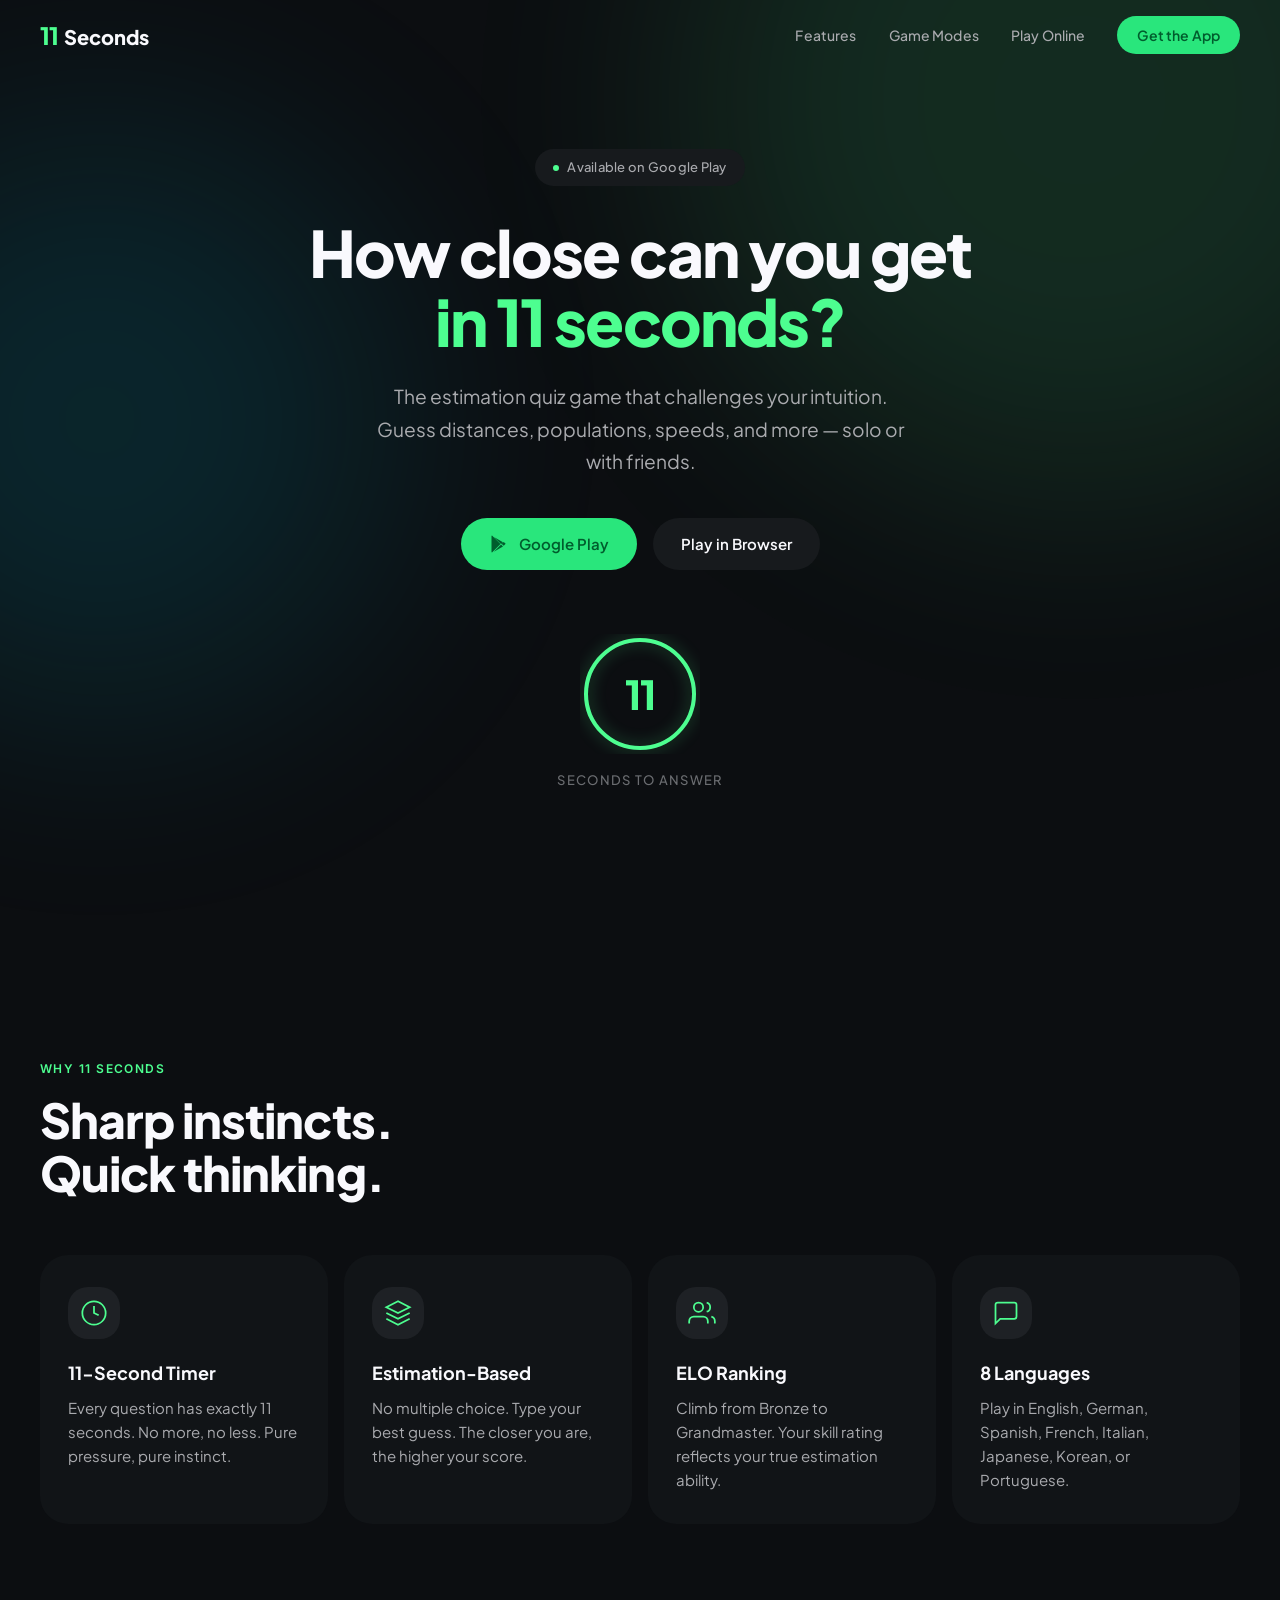
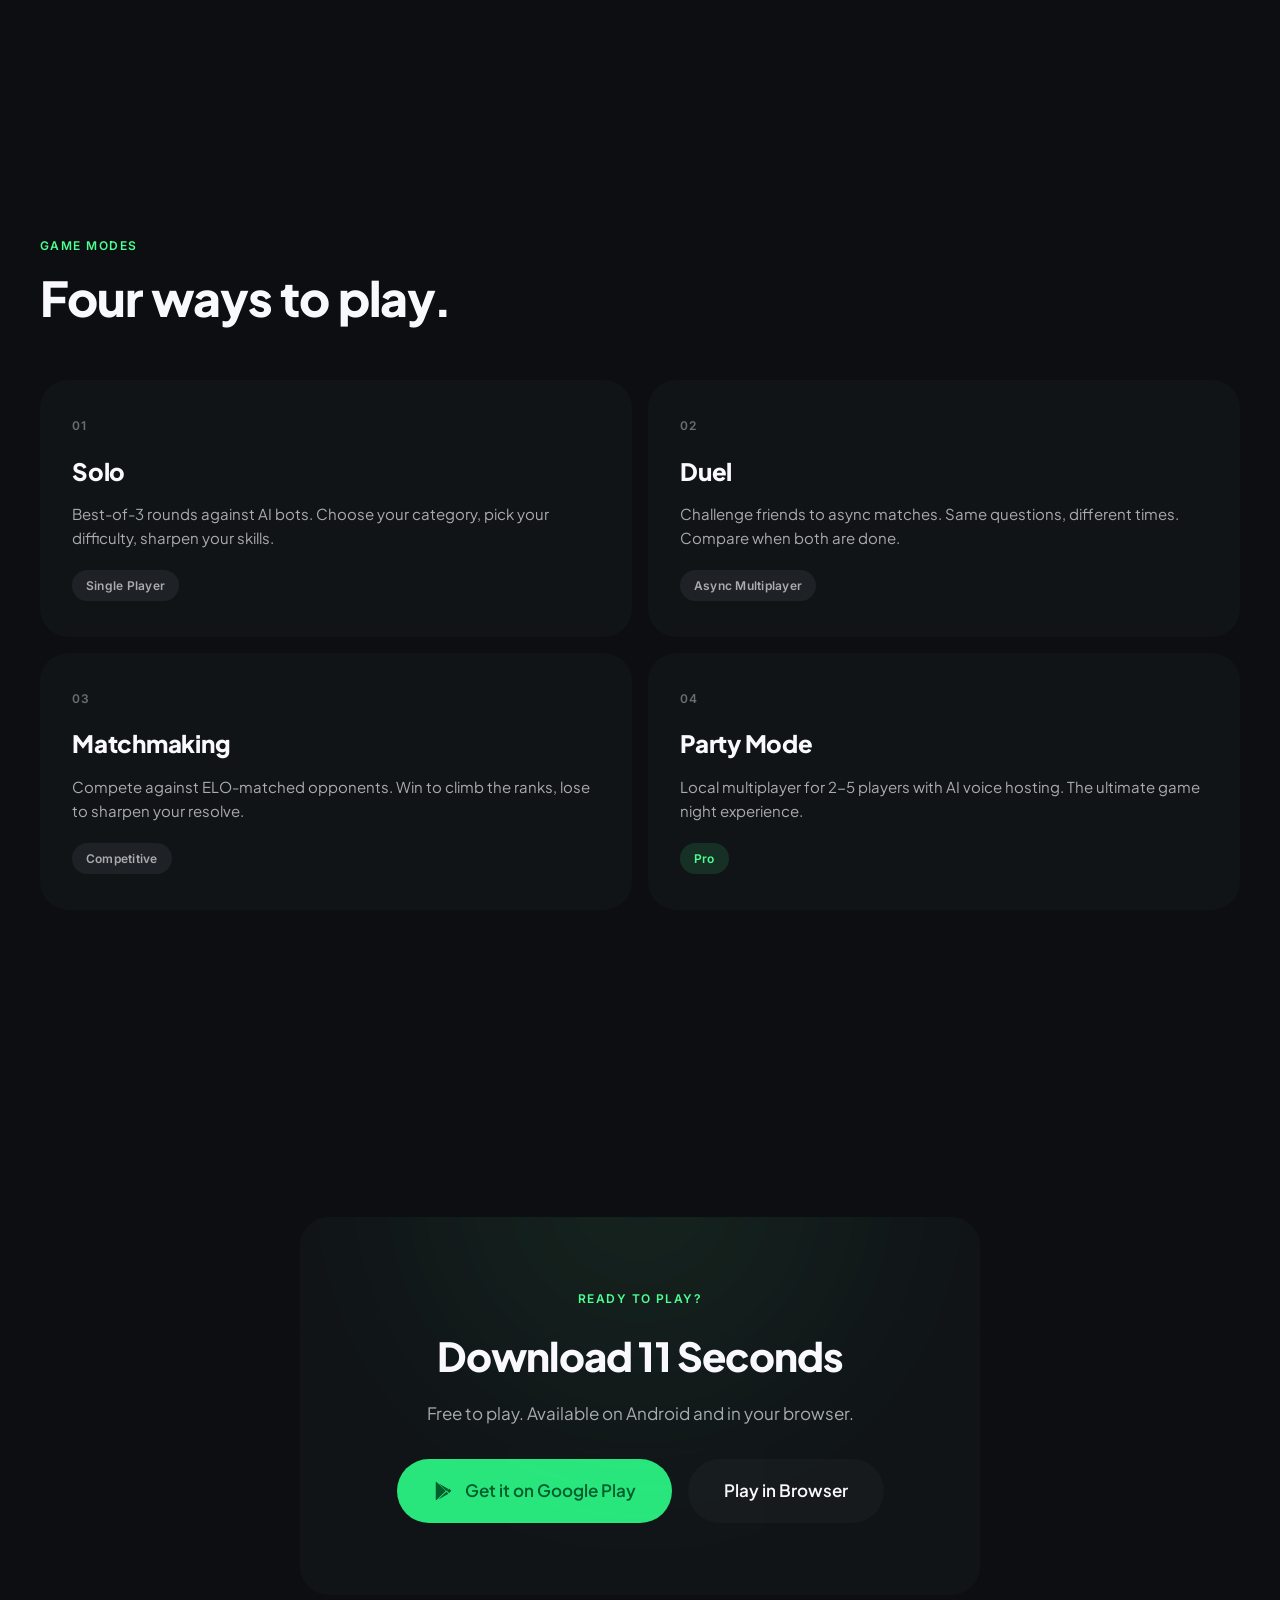
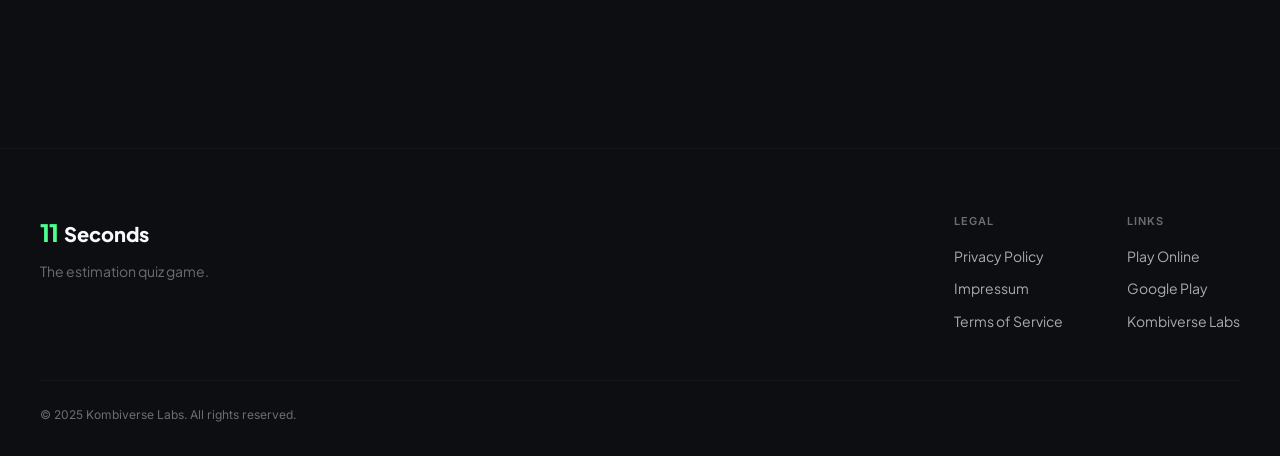
<file: index.html>
<!DOCTYPE html>
<html lang="en">
<head>
  <meta charset="UTF-8">
  <meta name="viewport" content="width=device-width, initial-scale=1.0">
  <title>11 Seconds — The Estimation Quiz Game</title>
  <meta name="description" content="How close can you get in 11 seconds? Test your estimation skills in Solo, Duel, Matchmaking, and Party Mode. Available on Google Play.">
  <meta name="theme-color" content="#0C0E11">

  <!-- Open Graph -->
  <meta property="og:title" content="11 Seconds — The Estimation Quiz Game">
  <meta property="og:description" content="How close can you get in 11 seconds? Test your estimation skills across multiple game modes.">
  <meta property="og:type" content="website">
  <meta property="og:url" content="https://11seconds.de">
  <meta property="og:image" content="/og-image.png">

  <!-- Fonts -->
  <link rel="preconnect" href="https://fonts.googleapis.com">
  <link rel="preconnect" href="https://fonts.gstatic.com" crossorigin>
  <link href="https://fonts.googleapis.com/css2?family=Plus+Jakarta+Sans:ital,wght@0,300;0,400;0,500;0,600;0,700;0,800&family=Inter:wght@400;500;600&display=swap" rel="stylesheet">

  <link rel="stylesheet" href="/styles.css">
  <link rel="icon" href="/favicon.svg" type="image/svg+xml">
</head>
<body>
  <!-- Ambient glow effects -->
  <div class="ambient-glow ambient-glow--hero"></div>
  <div class="ambient-glow ambient-glow--mid"></div>

  <!-- Navigation -->
  <nav class="nav" id="nav">
    <div class="nav__inner">
      <a href="/" class="nav__logo">
        <span class="nav__logo-icon">11</span>
        <span class="nav__logo-text">Seconds</span>
      </a>
      <div class="nav__links">
        <a href="#features" class="nav__link">Features</a>
        <a href="#modes" class="nav__link">Game Modes</a>
        <a href="https://app.11seconds.de" class="nav__link" target="_blank" rel="noopener">Play Online</a>
        <a href="#download" class="nav__link nav__link--cta">Get the App</a>
      </div>
    </div>
  </nav>

  <!-- Hero -->
  <section class="hero">
    <div class="hero__content">
      <div class="hero__badge" data-animate="fade-up">
        <span class="hero__badge-dot"></span>
        Available on Google Play
      </div>
      <h1 class="hero__title" data-animate="fade-up" data-delay="100">
        How close can you get<br>
        <span class="hero__title-accent">in 11 seconds?</span>
      </h1>
      <p class="hero__subtitle" data-animate="fade-up" data-delay="200">
        The estimation quiz game that challenges your intuition.
        Guess distances, populations, speeds, and more &mdash;
        solo or with friends.
      </p>
      <div class="hero__actions" data-animate="fade-up" data-delay="300">
        <a href="https://play.google.com/store/apps/details?id=com.elevenseconds.eleven_seconds" class="btn btn--primary" target="_blank" rel="noopener">
          <svg class="btn__icon" viewBox="0 0 24 24" fill="currentColor" width="20" height="20"><path d="M3.609 1.814L13.792 12 3.61 22.186a.996.996 0 01-.61-.92V2.734a1 1 0 01.609-.92zm10.89 10.893l2.302 2.302-10.937 6.333 8.635-8.635zm3.199-3.199l2.302 2.302-2.302 2.302-2.593-2.302 2.593-2.302zM5.864 3.469L16.8 9.8l-2.302 2.302-8.634-8.633z"/></svg>
          Google Play
        </a>
        <a href="https://app.11seconds.de" class="btn btn--ghost" target="_blank" rel="noopener">
          Play in Browser
        </a>
      </div>
      <!-- Timer visualization -->
      <div class="hero__timer" data-animate="fade-up" data-delay="400">
        <div class="hero__timer-ring">
          <svg viewBox="0 0 120 120" class="hero__timer-svg">
            <circle cx="60" cy="60" r="54" class="hero__timer-track"/>
            <circle cx="60" cy="60" r="54" class="hero__timer-progress"/>
          </svg>
          <span class="hero__timer-value">11</span>
        </div>
        <div class="hero__timer-label">seconds to answer</div>
      </div>
    </div>
  </section>

  <!-- Features -->
  <section class="features" id="features">
    <div class="features__inner">
      <div class="section-header" data-animate="fade-up">
        <span class="section-tag">Why 11 Seconds</span>
        <h2 class="section-title">Sharp instincts.<br>Quick thinking.</h2>
      </div>
      <div class="features__grid">
        <div class="feature-card" data-animate="fade-up" data-delay="0">
          <div class="feature-card__icon">
            <svg viewBox="0 0 24 24" fill="none" stroke="currentColor" stroke-width="1.5" width="28" height="28"><circle cx="12" cy="12" r="10"/><polyline points="12 6 12 12 16 14"/></svg>
          </div>
          <h3 class="feature-card__title">11-Second Timer</h3>
          <p class="feature-card__desc">Every question has exactly 11 seconds. No more, no less. Pure pressure, pure instinct.</p>
        </div>
        <div class="feature-card" data-animate="fade-up" data-delay="80">
          <div class="feature-card__icon">
            <svg viewBox="0 0 24 24" fill="none" stroke="currentColor" stroke-width="1.5" width="28" height="28"><path d="M12 2L2 7l10 5 10-5-10-5z"/><path d="M2 17l10 5 10-5"/><path d="M2 12l10 5 10-5"/></svg>
          </div>
          <h3 class="feature-card__title">Estimation-Based</h3>
          <p class="feature-card__desc">No multiple choice. Type your best guess. The closer you are, the higher your score.</p>
        </div>
        <div class="feature-card" data-animate="fade-up" data-delay="160">
          <div class="feature-card__icon">
            <svg viewBox="0 0 24 24" fill="none" stroke="currentColor" stroke-width="1.5" width="28" height="28"><path d="M17 21v-2a4 4 0 0 0-4-4H5a4 4 0 0 0-4 4v2"/><circle cx="9" cy="7" r="4"/><path d="M23 21v-2a4 4 0 0 0-3-3.87"/><path d="M16 3.13a4 4 0 0 1 0 7.75"/></svg>
          </div>
          <h3 class="feature-card__title">ELO Ranking</h3>
          <p class="feature-card__desc">Climb from Bronze to Grandmaster. Your skill rating reflects your true estimation ability.</p>
        </div>
        <div class="feature-card" data-animate="fade-up" data-delay="240">
          <div class="feature-card__icon">
            <svg viewBox="0 0 24 24" fill="none" stroke="currentColor" stroke-width="1.5" width="28" height="28"><path d="M21 15a2 2 0 0 1-2 2H7l-4 4V5a2 2 0 0 1 2-2h14a2 2 0 0 1 2 2z"/></svg>
          </div>
          <h3 class="feature-card__title">8 Languages</h3>
          <p class="feature-card__desc">Play in English, German, Spanish, French, Italian, Japanese, Korean, or Portuguese.</p>
        </div>
      </div>
    </div>
  </section>

  <!-- Game Modes -->
  <section class="modes" id="modes">
    <div class="modes__inner">
      <div class="section-header" data-animate="fade-up">
        <span class="section-tag">Game Modes</span>
        <h2 class="section-title">Four ways to play.</h2>
      </div>
      <div class="modes__grid">
        <div class="mode-card mode-card--solo" data-animate="fade-up" data-delay="0">
          <div class="mode-card__number">01</div>
          <h3 class="mode-card__title">Solo</h3>
          <p class="mode-card__desc">Best-of-3 rounds against AI bots. Choose your category, pick your difficulty, sharpen your skills.</p>
          <div class="mode-card__tag">Single Player</div>
        </div>
        <div class="mode-card mode-card--duel" data-animate="fade-up" data-delay="100">
          <div class="mode-card__number">02</div>
          <h3 class="mode-card__title">Duel</h3>
          <p class="mode-card__desc">Challenge friends to async matches. Same questions, different times. Compare when both are done.</p>
          <div class="mode-card__tag">Async Multiplayer</div>
        </div>
        <div class="mode-card mode-card--matchmaking" data-animate="fade-up" data-delay="200">
          <div class="mode-card__number">03</div>
          <h3 class="mode-card__title">Matchmaking</h3>
          <p class="mode-card__desc">Compete against ELO-matched opponents. Win to climb the ranks, lose to sharpen your resolve.</p>
          <div class="mode-card__tag">Competitive</div>
        </div>
        <div class="mode-card mode-card--party" data-animate="fade-up" data-delay="300">
          <div class="mode-card__number">04</div>
          <h3 class="mode-card__title">Party Mode</h3>
          <p class="mode-card__desc">Local multiplayer for 2-5 players with AI voice hosting. The ultimate game night experience.</p>
          <div class="mode-card__tag mode-card__tag--pro">Pro</div>
        </div>
      </div>
    </div>
  </section>

  <!-- CTA / Download -->
  <section class="cta" id="download">
    <div class="cta__inner" data-animate="fade-up">
      <div class="cta__glow"></div>
      <span class="cta__eyebrow">Ready to play?</span>
      <h2 class="cta__title">Download 11 Seconds</h2>
      <p class="cta__desc">Free to play. Available on Android and in your browser.</p>
      <div class="hero__actions" style="margin-bottom:0">
        <a href="https://play.google.com/store/apps/details?id=com.elevenseconds.eleven_seconds" class="btn btn--primary btn--lg" target="_blank" rel="noopener">
          <svg class="btn__icon" viewBox="0 0 24 24" fill="currentColor" width="22" height="22"><path d="M3.609 1.814L13.792 12 3.61 22.186a.996.996 0 01-.61-.92V2.734a1 1 0 01.609-.92zm10.89 10.893l2.302 2.302-10.937 6.333 8.635-8.635zm3.199-3.199l2.302 2.302-2.302 2.302-2.593-2.302 2.593-2.302zM5.864 3.469L16.8 9.8l-2.302 2.302-8.634-8.633z"/></svg>
          Get it on Google Play
        </a>
        <a href="https://app.11seconds.de" class="btn btn--ghost btn--lg" target="_blank" rel="noopener">
          Play in Browser
        </a>
      </div>
    </div>
  </section>

  <!-- Footer -->
  <footer class="footer">
    <div class="footer__inner">
      <div class="footer__top">
        <div class="footer__brand">
          <a href="/" class="nav__logo">
            <span class="nav__logo-icon">11</span>
            <span class="nav__logo-text">Seconds</span>
          </a>
          <p class="footer__tagline">The estimation quiz game.</p>
        </div>
        <div class="footer__links">
          <div class="footer__col">
            <h4 class="footer__col-title">Legal</h4>
            <a href="/privacy.html" class="footer__link">Privacy Policy</a>
            <a href="/impressum.html" class="footer__link">Impressum</a>
            <a href="/terms.html" class="footer__link">Terms of Service</a>
          </div>
          <div class="footer__col">
            <h4 class="footer__col-title">Links</h4>
            <a href="https://app.11seconds.de" class="footer__link" target="_blank" rel="noopener">Play Online</a>
            <a href="https://play.google.com/store/apps/details?id=com.elevenseconds.eleven_seconds" class="footer__link" target="_blank" rel="noopener">Google Play</a>
            <a href="https://kombiverselabs.de" class="footer__link" target="_blank" rel="noopener">Kombiverse Labs</a>
          </div>
        </div>
      </div>
      <div class="footer__bottom">
        <p class="footer__copy">&copy; 2025 Kombiverse Labs. All rights reserved.</p>
      </div>
    </div>
  </footer>

  <script src="/script.js"></script>
</body>
</html>
</file>
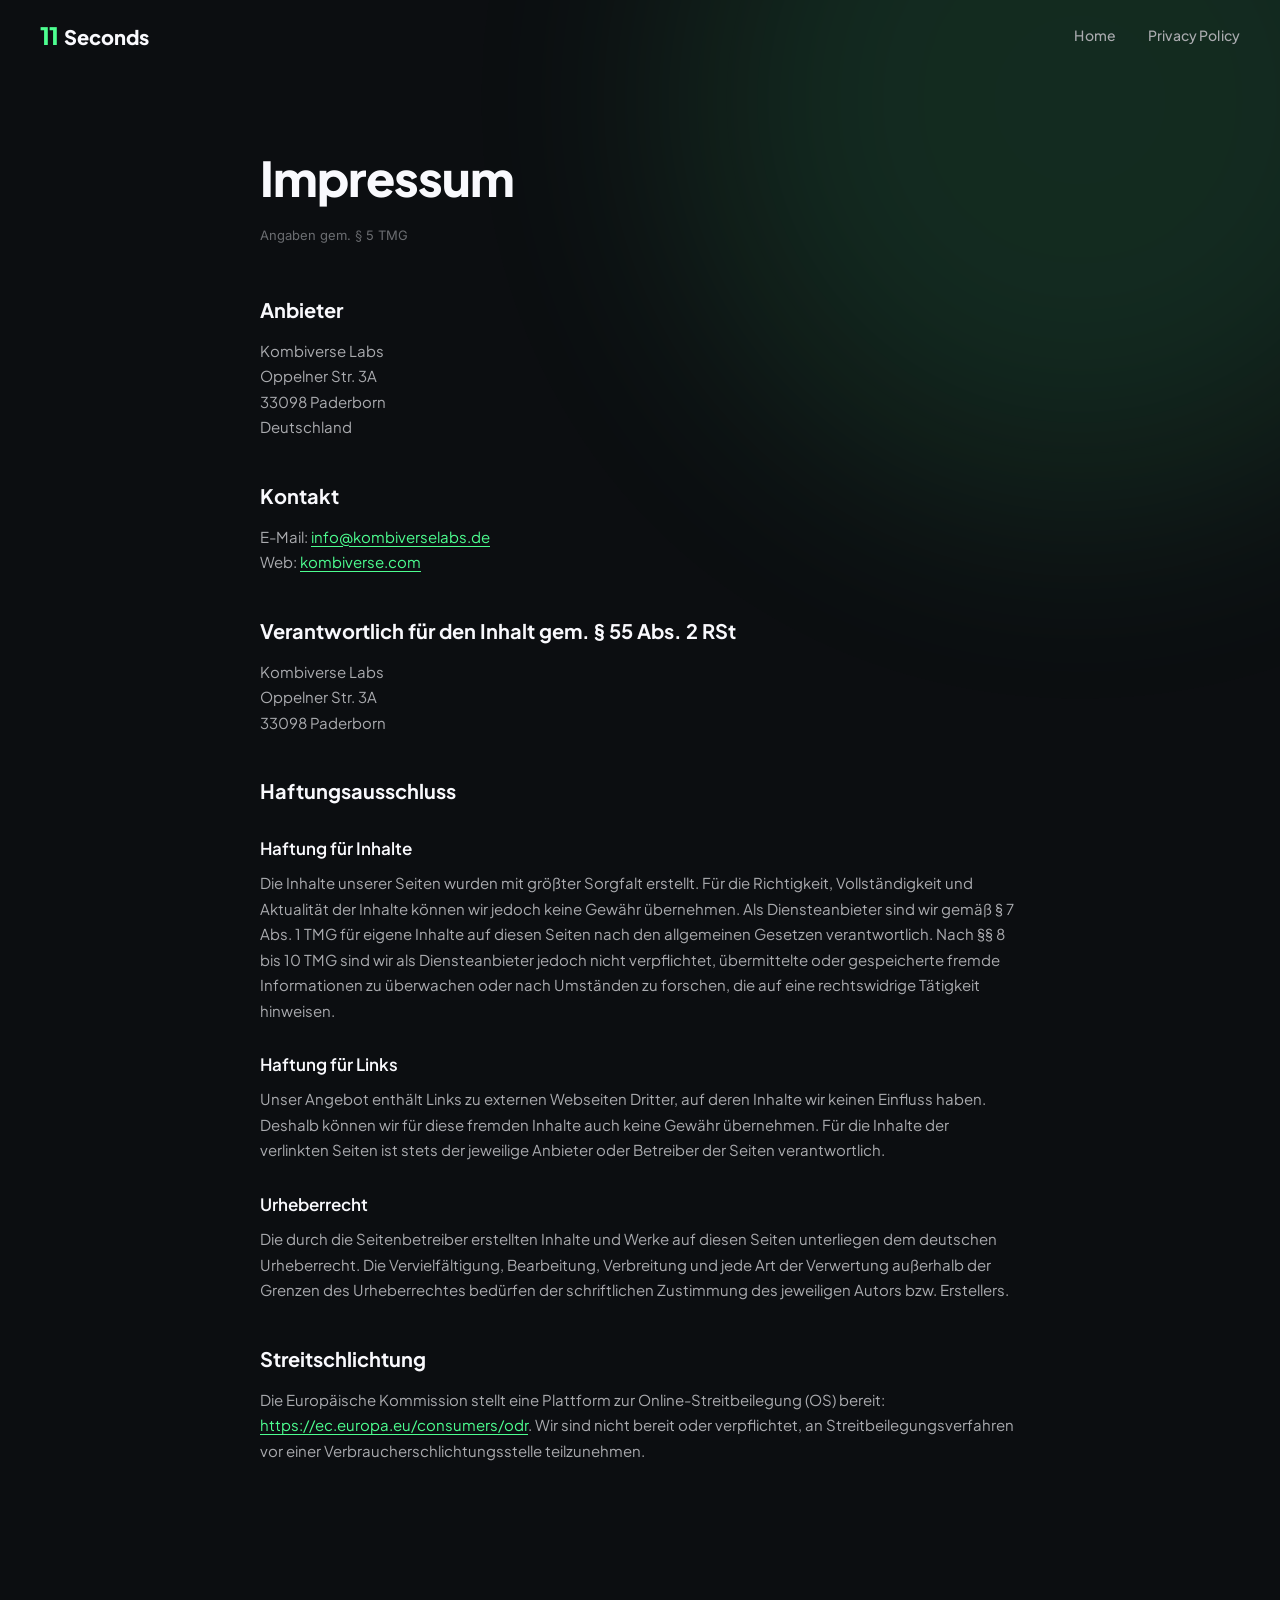
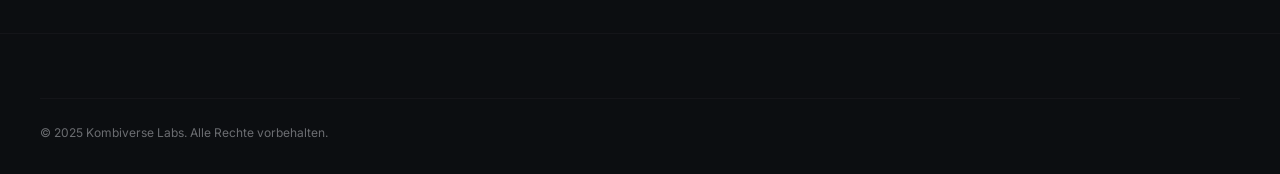
<file: impressum.html>
<!DOCTYPE html>
<html lang="de">
<head>
  <meta charset="UTF-8">
  <meta name="viewport" content="width=device-width, initial-scale=1.0">
  <title>Impressum — 11 Seconds</title>
  <meta name="description" content="Impressum / Legal Notice for 11 Seconds by Kombiverse Labs.">
  <meta name="theme-color" content="#0C0E11">
  <link rel="preconnect" href="https://fonts.googleapis.com">
  <link rel="preconnect" href="https://fonts.gstatic.com" crossorigin>
  <link href="https://fonts.googleapis.com/css2?family=Plus+Jakarta+Sans:wght@400;500;600;700;800&family=Inter:wght@400;500;600&display=swap" rel="stylesheet">
  <link rel="stylesheet" href="/styles.css">
  <link rel="icon" href="/favicon.svg" type="image/svg+xml">
</head>
<body>
  <div class="ambient-glow ambient-glow--hero"></div>

  <nav class="nav" id="nav">
    <div class="nav__inner">
      <a href="/" class="nav__logo">
        <span class="nav__logo-icon">11</span>
        <span class="nav__logo-text">Seconds</span>
      </a>
      <div class="nav__links">
        <a href="/" class="nav__link">Home</a>
        <a href="/privacy.html" class="nav__link">Privacy Policy</a>
      </div>
    </div>
  </nav>

  <section class="legal">
    <div class="legal__inner">
      <h1 class="legal__title">Impressum</h1>
      <p class="legal__updated">Angaben gem. &sect; 5 TMG</p>

      <div class="legal__content">
        <h2>Anbieter</h2>
        <p>
          Kombiverse Labs<br>
          Oppelner Str. 3A<br>
          33098 Paderborn<br>
          Deutschland
        </p>

        <h2>Kontakt</h2>
        <p>
          E-Mail: <a href="mailto:info@kombiverselabs.de">info@kombiverselabs.de</a><br>
          Web: <a href="https://kombiverselabs.de" target="_blank" rel="noopener">kombiverse.com</a>
        </p>

        <h2>Verantwortlich f&uuml;r den Inhalt gem. &sect; 55 Abs. 2 RSt</h2>
        <p>
          Kombiverse Labs<br>
          Oppelner Str. 3A<br>
          33098 Paderborn
        </p>

        <h2>Haftungsausschluss</h2>

        <h3>Haftung f&uuml;r Inhalte</h3>
        <p>Die Inhalte unserer Seiten wurden mit gr&ouml;&szlig;ter Sorgfalt erstellt. F&uuml;r die Richtigkeit, Vollst&auml;ndigkeit und Aktualit&auml;t der Inhalte k&ouml;nnen wir jedoch keine Gew&auml;hr &uuml;bernehmen. Als Diensteanbieter sind wir gem&auml;&szlig; &sect; 7 Abs. 1 TMG f&uuml;r eigene Inhalte auf diesen Seiten nach den allgemeinen Gesetzen verantwortlich. Nach &sect;&sect; 8 bis 10 TMG sind wir als Diensteanbieter jedoch nicht verpflichtet, &uuml;bermittelte oder gespeicherte fremde Informationen zu &uuml;berwachen oder nach Umst&auml;nden zu forschen, die auf eine rechtswidrige T&auml;tigkeit hinweisen.</p>

        <h3>Haftung f&uuml;r Links</h3>
        <p>Unser Angebot enth&auml;lt Links zu externen Webseiten Dritter, auf deren Inhalte wir keinen Einfluss haben. Deshalb k&ouml;nnen wir f&uuml;r diese fremden Inhalte auch keine Gew&auml;hr &uuml;bernehmen. F&uuml;r die Inhalte der verlinkten Seiten ist stets der jeweilige Anbieter oder Betreiber der Seiten verantwortlich.</p>

        <h3>Urheberrecht</h3>
        <p>Die durch die Seitenbetreiber erstellten Inhalte und Werke auf diesen Seiten unterliegen dem deutschen Urheberrecht. Die Vervielf&auml;ltigung, Bearbeitung, Verbreitung und jede Art der Verwertung au&szlig;erhalb der Grenzen des Urheberrechtes bed&uuml;rfen der schriftlichen Zustimmung des jeweiligen Autors bzw. Erstellers.</p>

        <h2>Streitschlichtung</h2>
        <p>Die Europ&auml;ische Kommission stellt eine Plattform zur Online-Streitbeilegung (OS) bereit: <a href="https://ec.europa.eu/consumers/odr" target="_blank" rel="noopener">https://ec.europa.eu/consumers/odr</a>. Wir sind nicht bereit oder verpflichtet, an Streitbeilegungsverfahren vor einer Verbraucherschlichtungsstelle teilzunehmen.</p>
      </div>
    </div>
  </section>

  <footer class="footer">
    <div class="footer__inner">
      <div class="footer__bottom">
        <p class="footer__copy">&copy; 2025 Kombiverse Labs. Alle Rechte vorbehalten.</p>
      </div>
    </div>
  </footer>

  <script src="/script.js"></script>
</body>
</html>
</file>
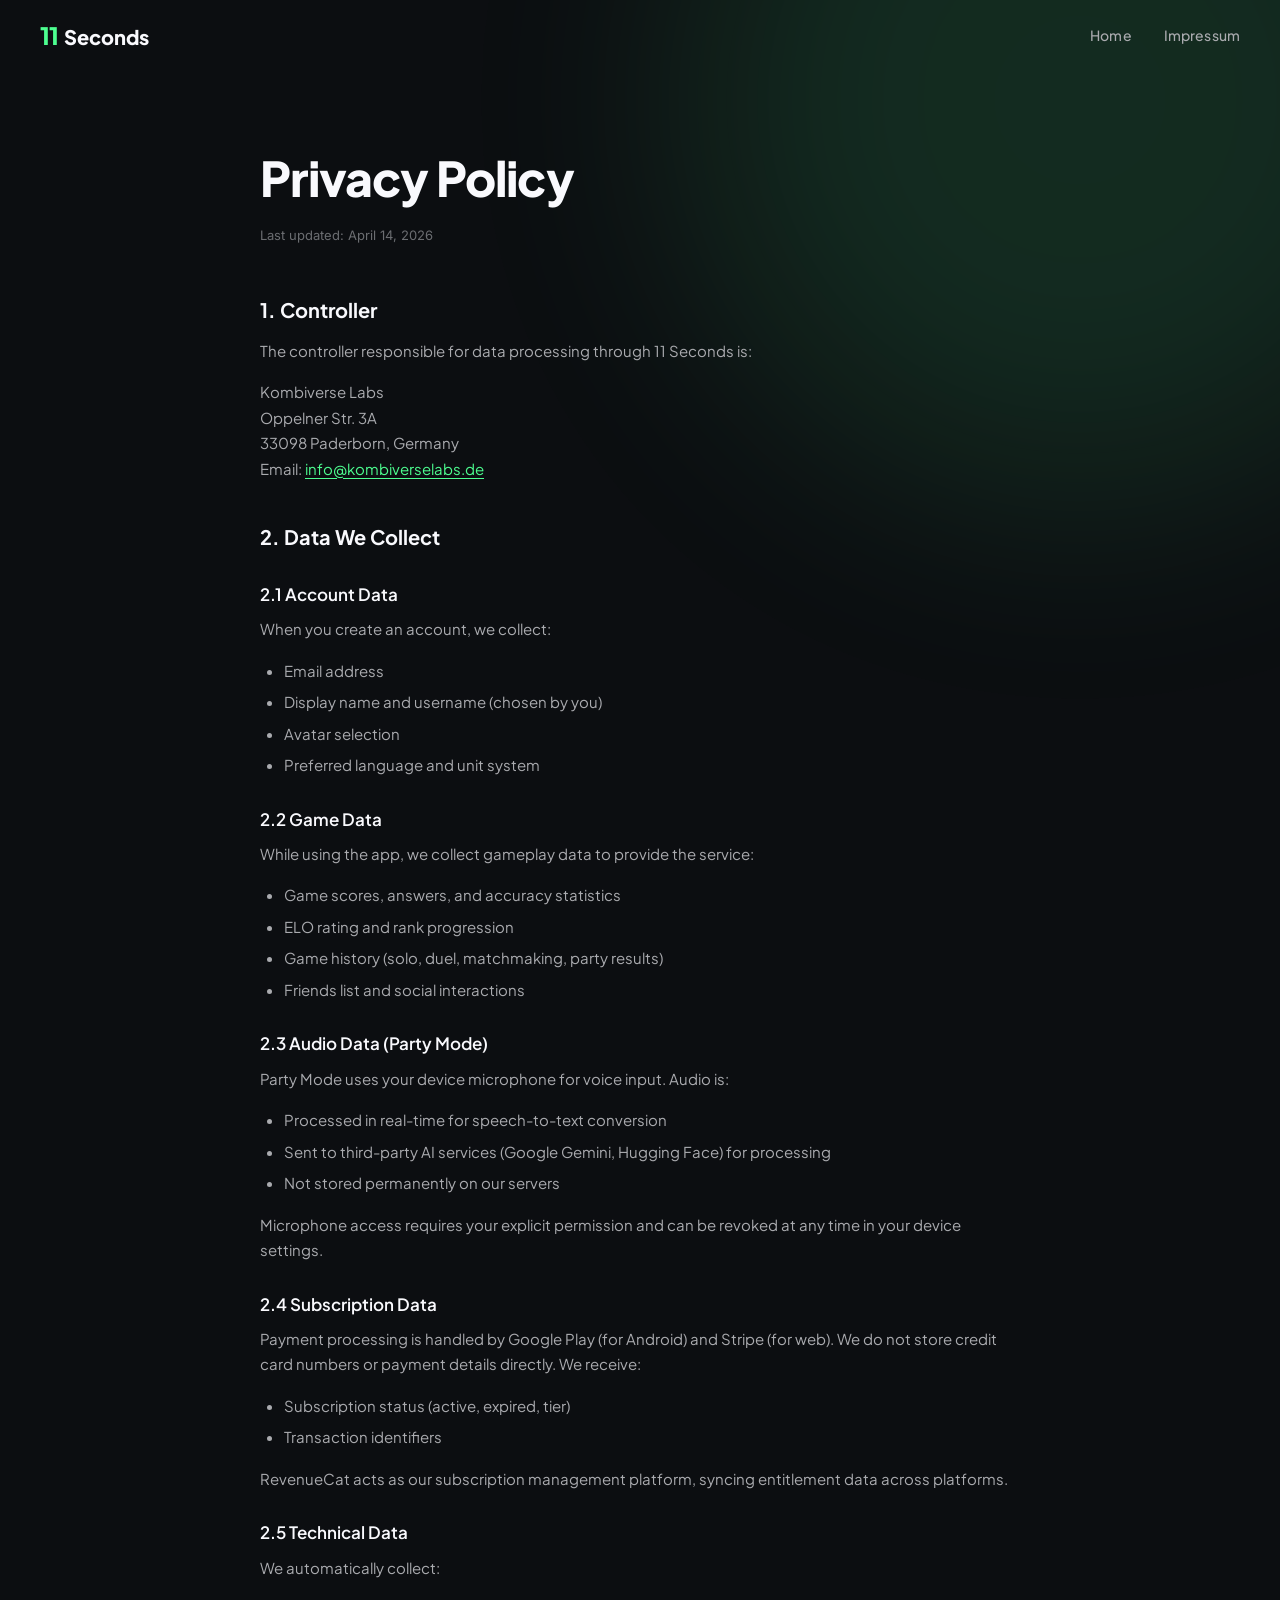
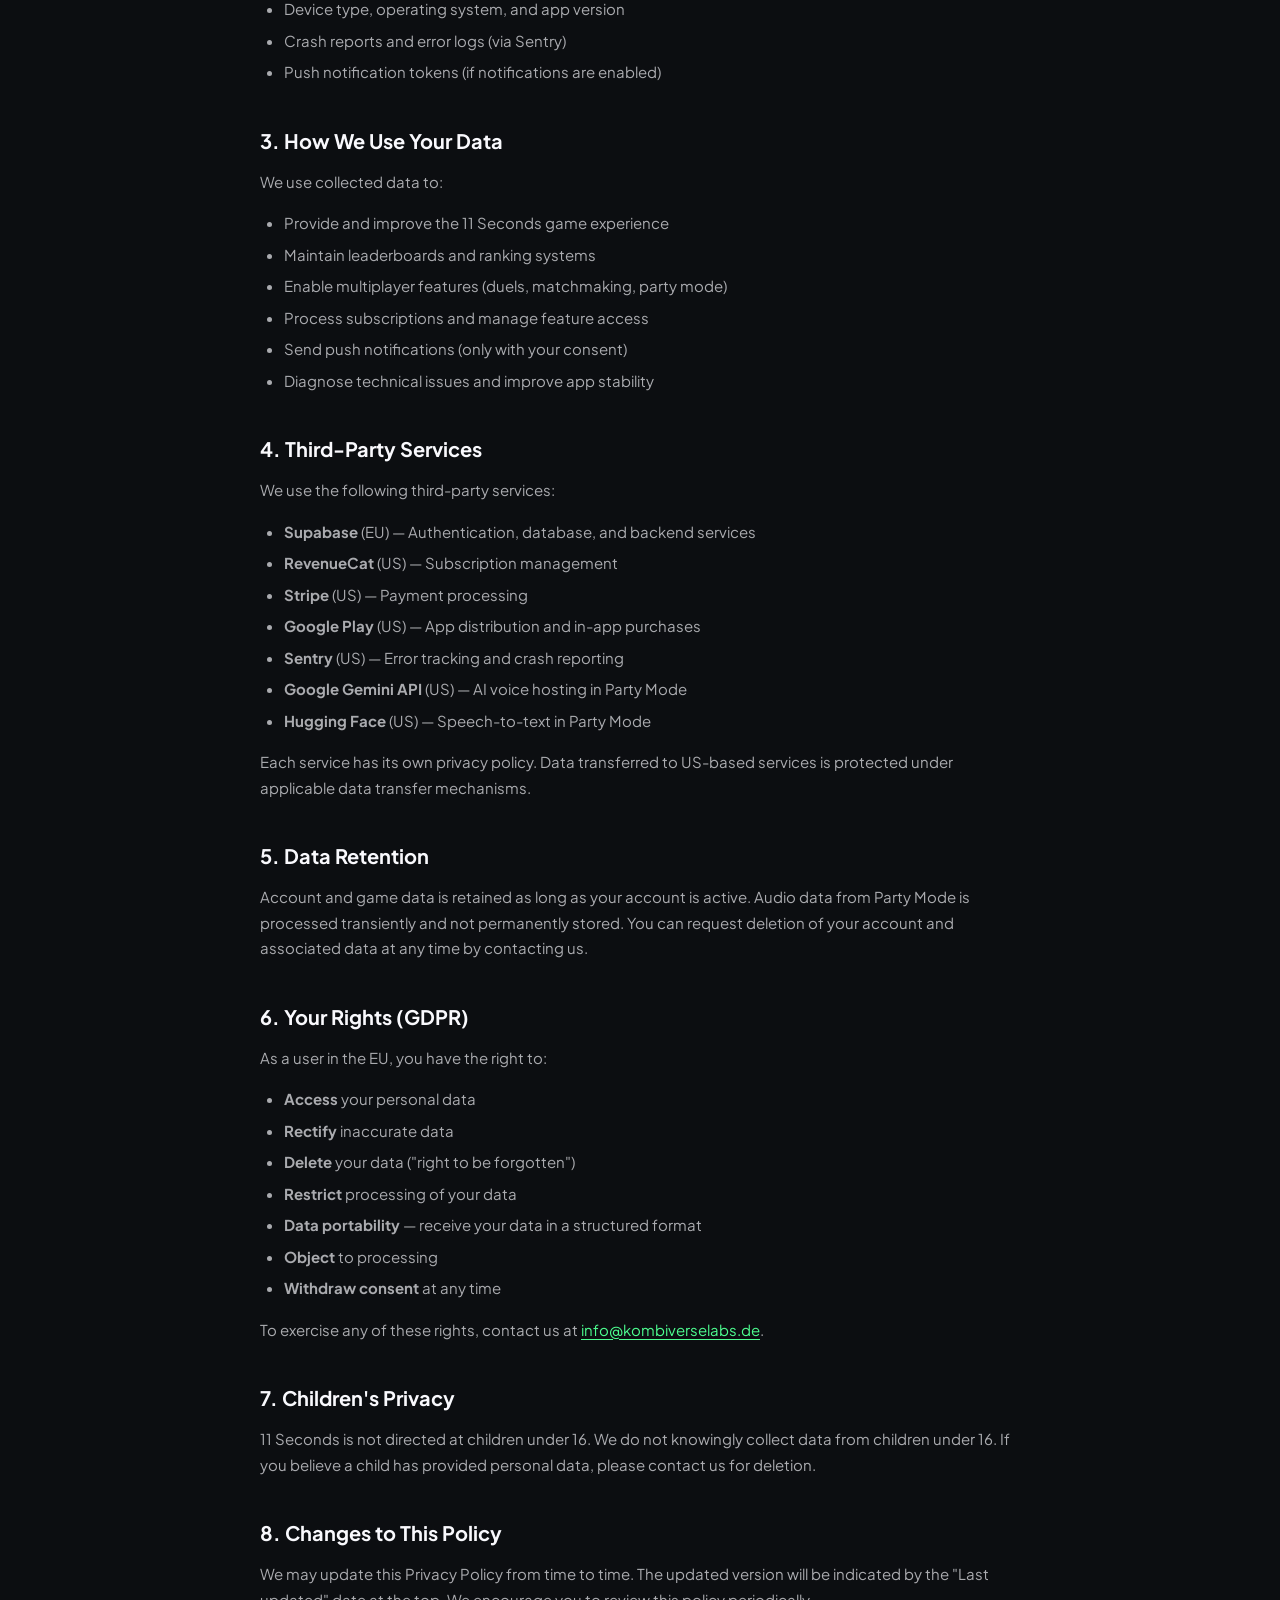
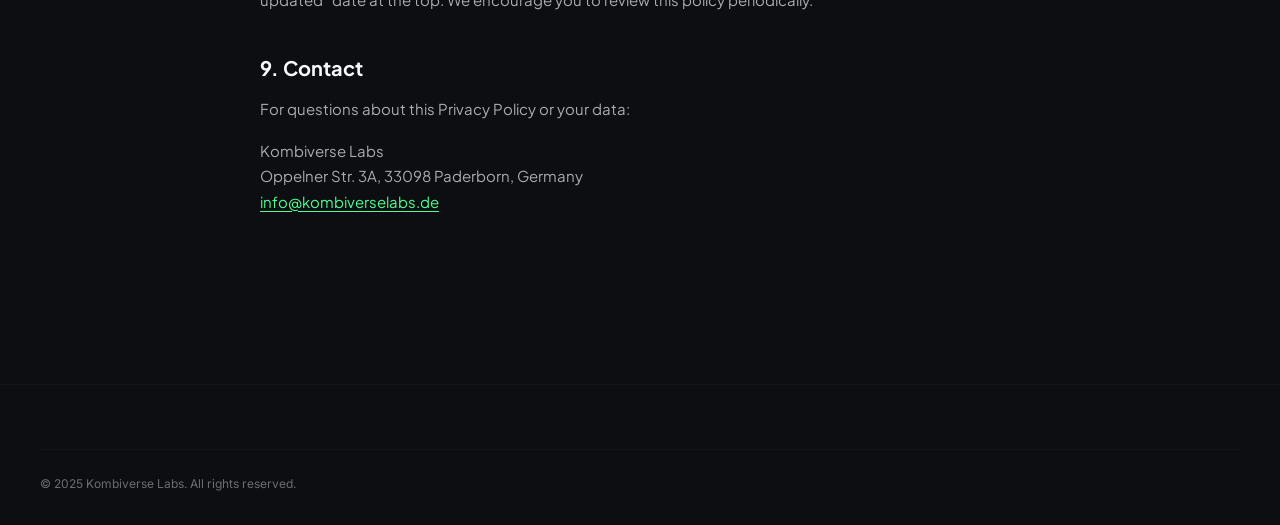
<file: privacy.html>
<!DOCTYPE html>
<html lang="en">
<head>
  <meta charset="UTF-8">
  <meta name="viewport" content="width=device-width, initial-scale=1.0">
  <title>Privacy Policy — 11 Seconds</title>
  <meta name="description" content="Privacy Policy for the 11 Seconds estimation quiz game.">
  <meta name="theme-color" content="#0C0E11">
  <link rel="preconnect" href="https://fonts.googleapis.com">
  <link rel="preconnect" href="https://fonts.gstatic.com" crossorigin>
  <link href="https://fonts.googleapis.com/css2?family=Plus+Jakarta+Sans:wght@400;500;600;700;800&family=Inter:wght@400;500;600&display=swap" rel="stylesheet">
  <link rel="stylesheet" href="/styles.css">
  <link rel="icon" href="/favicon.svg" type="image/svg+xml">
</head>
<body>
  <div class="ambient-glow ambient-glow--hero"></div>

  <nav class="nav" id="nav">
    <div class="nav__inner">
      <a href="/" class="nav__logo">
        <span class="nav__logo-icon">11</span>
        <span class="nav__logo-text">Seconds</span>
      </a>
      <div class="nav__links">
        <a href="/" class="nav__link">Home</a>
        <a href="/impressum.html" class="nav__link">Impressum</a>
      </div>
    </div>
  </nav>

  <section class="legal">
    <div class="legal__inner">
      <h1 class="legal__title">Privacy Policy</h1>
      <p class="legal__updated">Last updated: April 14, 2026</p>

      <div class="legal__content">
        <h2>1. Controller</h2>
        <p>The controller responsible for data processing through 11 Seconds is:</p>
        <p>
          Kombiverse Labs<br>
          Oppelner Str. 3A<br>
          33098 Paderborn, Germany<br>
          Email: <a href="mailto:info@kombiverselabs.de">info@kombiverselabs.de</a>
        </p>

        <h2>2. Data We Collect</h2>

        <h3>2.1 Account Data</h3>
        <p>When you create an account, we collect:</p>
        <ul>
          <li>Email address</li>
          <li>Display name and username (chosen by you)</li>
          <li>Avatar selection</li>
          <li>Preferred language and unit system</li>
        </ul>

        <h3>2.2 Game Data</h3>
        <p>While using the app, we collect gameplay data to provide the service:</p>
        <ul>
          <li>Game scores, answers, and accuracy statistics</li>
          <li>ELO rating and rank progression</li>
          <li>Game history (solo, duel, matchmaking, party results)</li>
          <li>Friends list and social interactions</li>
        </ul>

        <h3>2.3 Audio Data (Party Mode)</h3>
        <p>Party Mode uses your device microphone for voice input. Audio is:</p>
        <ul>
          <li>Processed in real-time for speech-to-text conversion</li>
          <li>Sent to third-party AI services (Google Gemini, Hugging Face) for processing</li>
          <li>Not stored permanently on our servers</li>
        </ul>
        <p>Microphone access requires your explicit permission and can be revoked at any time in your device settings.</p>

        <h3>2.4 Subscription Data</h3>
        <p>Payment processing is handled by Google Play (for Android) and Stripe (for web). We do not store credit card numbers or payment details directly. We receive:</p>
        <ul>
          <li>Subscription status (active, expired, tier)</li>
          <li>Transaction identifiers</li>
        </ul>
        <p>RevenueCat acts as our subscription management platform, syncing entitlement data across platforms.</p>

        <h3>2.5 Technical Data</h3>
        <p>We automatically collect:</p>
        <ul>
          <li>Device type, operating system, and app version</li>
          <li>Crash reports and error logs (via Sentry)</li>
          <li>Push notification tokens (if notifications are enabled)</li>
        </ul>

        <h2>3. How We Use Your Data</h2>
        <p>We use collected data to:</p>
        <ul>
          <li>Provide and improve the 11 Seconds game experience</li>
          <li>Maintain leaderboards and ranking systems</li>
          <li>Enable multiplayer features (duels, matchmaking, party mode)</li>
          <li>Process subscriptions and manage feature access</li>
          <li>Send push notifications (only with your consent)</li>
          <li>Diagnose technical issues and improve app stability</li>
        </ul>

        <h2>4. Third-Party Services</h2>
        <p>We use the following third-party services:</p>
        <ul>
          <li><strong>Supabase</strong> (EU) — Authentication, database, and backend services</li>
          <li><strong>RevenueCat</strong> (US) — Subscription management</li>
          <li><strong>Stripe</strong> (US) — Payment processing</li>
          <li><strong>Google Play</strong> (US) — App distribution and in-app purchases</li>
          <li><strong>Sentry</strong> (US) — Error tracking and crash reporting</li>
          <li><strong>Google Gemini API</strong> (US) — AI voice hosting in Party Mode</li>
          <li><strong>Hugging Face</strong> (US) — Speech-to-text in Party Mode</li>
        </ul>
        <p>Each service has its own privacy policy. Data transferred to US-based services is protected under applicable data transfer mechanisms.</p>

        <h2>5. Data Retention</h2>
        <p>Account and game data is retained as long as your account is active. Audio data from Party Mode is processed transiently and not permanently stored. You can request deletion of your account and associated data at any time by contacting us.</p>

        <h2>6. Your Rights (GDPR)</h2>
        <p>As a user in the EU, you have the right to:</p>
        <ul>
          <li><strong>Access</strong> your personal data</li>
          <li><strong>Rectify</strong> inaccurate data</li>
          <li><strong>Delete</strong> your data ("right to be forgotten")</li>
          <li><strong>Restrict</strong> processing of your data</li>
          <li><strong>Data portability</strong> — receive your data in a structured format</li>
          <li><strong>Object</strong> to processing</li>
          <li><strong>Withdraw consent</strong> at any time</li>
        </ul>
        <p>To exercise any of these rights, contact us at <a href="mailto:info@kombiverselabs.de">info@kombiverselabs.de</a>.</p>

        <h2>7. Children's Privacy</h2>
        <p>11 Seconds is not directed at children under 16. We do not knowingly collect data from children under 16. If you believe a child has provided personal data, please contact us for deletion.</p>

        <h2>8. Changes to This Policy</h2>
        <p>We may update this Privacy Policy from time to time. The updated version will be indicated by the "Last updated" date at the top. We encourage you to review this policy periodically.</p>

        <h2>9. Contact</h2>
        <p>For questions about this Privacy Policy or your data:</p>
        <p>
          Kombiverse Labs<br>
          Oppelner Str. 3A, 33098 Paderborn, Germany<br>
          <a href="mailto:info@kombiverselabs.de">info@kombiverselabs.de</a>
        </p>
      </div>
    </div>
  </section>

  <footer class="footer">
    <div class="footer__inner">
      <div class="footer__bottom">
        <p class="footer__copy">&copy; 2025 Kombiverse Labs. All rights reserved.</p>
      </div>
    </div>
  </footer>

  <script src="/script.js"></script>
</body>
</html>
</file>
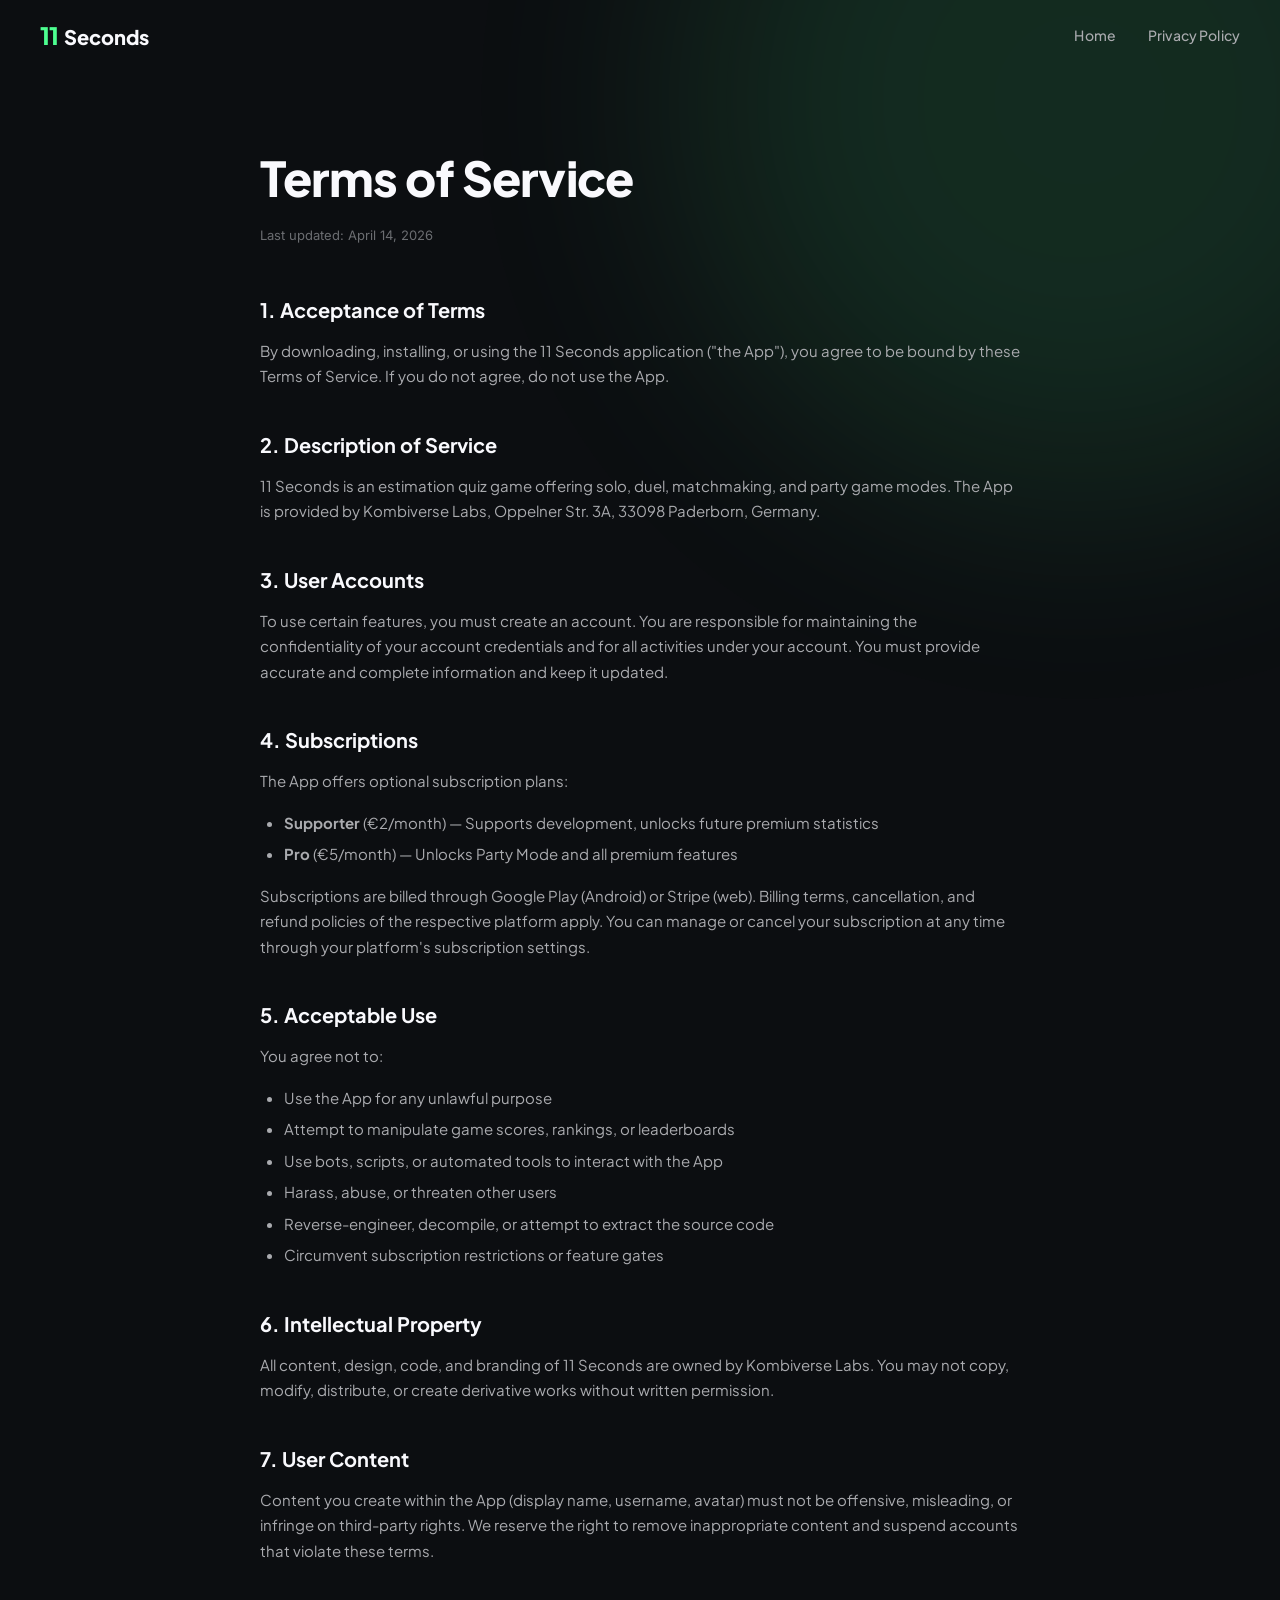
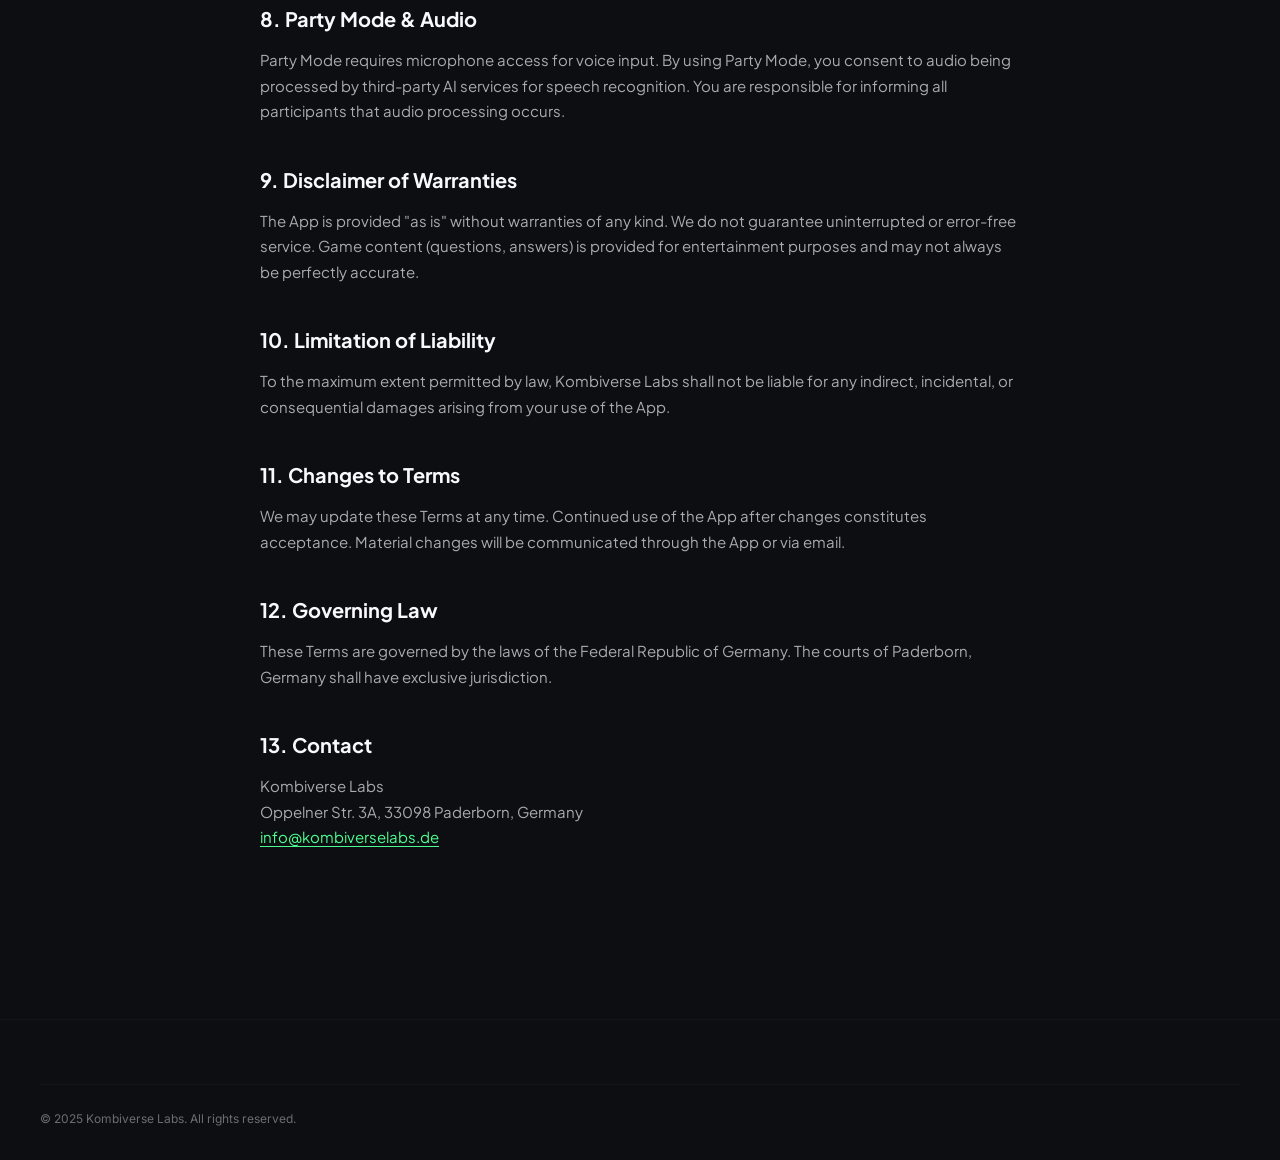
<file: terms.html>
<!DOCTYPE html>
<html lang="en">
<head>
  <meta charset="UTF-8">
  <meta name="viewport" content="width=device-width, initial-scale=1.0">
  <title>Terms of Service — 11 Seconds</title>
  <meta name="description" content="Terms of Service for the 11 Seconds estimation quiz game.">
  <meta name="theme-color" content="#0C0E11">
  <link rel="preconnect" href="https://fonts.googleapis.com">
  <link rel="preconnect" href="https://fonts.gstatic.com" crossorigin>
  <link href="https://fonts.googleapis.com/css2?family=Plus+Jakarta+Sans:wght@400;500;600;700;800&family=Inter:wght@400;500;600&display=swap" rel="stylesheet">
  <link rel="stylesheet" href="/styles.css">
  <link rel="icon" href="/favicon.svg" type="image/svg+xml">
</head>
<body>
  <div class="ambient-glow ambient-glow--hero"></div>

  <nav class="nav" id="nav">
    <div class="nav__inner">
      <a href="/" class="nav__logo">
        <span class="nav__logo-icon">11</span>
        <span class="nav__logo-text">Seconds</span>
      </a>
      <div class="nav__links">
        <a href="/" class="nav__link">Home</a>
        <a href="/privacy.html" class="nav__link">Privacy Policy</a>
      </div>
    </div>
  </nav>

  <section class="legal">
    <div class="legal__inner">
      <h1 class="legal__title">Terms of Service</h1>
      <p class="legal__updated">Last updated: April 14, 2026</p>

      <div class="legal__content">
        <h2>1. Acceptance of Terms</h2>
        <p>By downloading, installing, or using the 11 Seconds application ("the App"), you agree to be bound by these Terms of Service. If you do not agree, do not use the App.</p>

        <h2>2. Description of Service</h2>
        <p>11 Seconds is an estimation quiz game offering solo, duel, matchmaking, and party game modes. The App is provided by Kombiverse Labs, Oppelner Str. 3A, 33098 Paderborn, Germany.</p>

        <h2>3. User Accounts</h2>
        <p>To use certain features, you must create an account. You are responsible for maintaining the confidentiality of your account credentials and for all activities under your account. You must provide accurate and complete information and keep it updated.</p>

        <h2>4. Subscriptions</h2>
        <p>The App offers optional subscription plans:</p>
        <ul>
          <li><strong>Supporter</strong> (&euro;2/month) — Supports development, unlocks future premium statistics</li>
          <li><strong>Pro</strong> (&euro;5/month) — Unlocks Party Mode and all premium features</li>
        </ul>
        <p>Subscriptions are billed through Google Play (Android) or Stripe (web). Billing terms, cancellation, and refund policies of the respective platform apply. You can manage or cancel your subscription at any time through your platform's subscription settings.</p>

        <h2>5. Acceptable Use</h2>
        <p>You agree not to:</p>
        <ul>
          <li>Use the App for any unlawful purpose</li>
          <li>Attempt to manipulate game scores, rankings, or leaderboards</li>
          <li>Use bots, scripts, or automated tools to interact with the App</li>
          <li>Harass, abuse, or threaten other users</li>
          <li>Reverse-engineer, decompile, or attempt to extract the source code</li>
          <li>Circumvent subscription restrictions or feature gates</li>
        </ul>

        <h2>6. Intellectual Property</h2>
        <p>All content, design, code, and branding of 11 Seconds are owned by Kombiverse Labs. You may not copy, modify, distribute, or create derivative works without written permission.</p>

        <h2>7. User Content</h2>
        <p>Content you create within the App (display name, username, avatar) must not be offensive, misleading, or infringe on third-party rights. We reserve the right to remove inappropriate content and suspend accounts that violate these terms.</p>

        <h2>8. Party Mode & Audio</h2>
        <p>Party Mode requires microphone access for voice input. By using Party Mode, you consent to audio being processed by third-party AI services for speech recognition. You are responsible for informing all participants that audio processing occurs.</p>

        <h2>9. Disclaimer of Warranties</h2>
        <p>The App is provided "as is" without warranties of any kind. We do not guarantee uninterrupted or error-free service. Game content (questions, answers) is provided for entertainment purposes and may not always be perfectly accurate.</p>

        <h2>10. Limitation of Liability</h2>
        <p>To the maximum extent permitted by law, Kombiverse Labs shall not be liable for any indirect, incidental, or consequential damages arising from your use of the App.</p>

        <h2>11. Changes to Terms</h2>
        <p>We may update these Terms at any time. Continued use of the App after changes constitutes acceptance. Material changes will be communicated through the App or via email.</p>

        <h2>12. Governing Law</h2>
        <p>These Terms are governed by the laws of the Federal Republic of Germany. The courts of Paderborn, Germany shall have exclusive jurisdiction.</p>

        <h2>13. Contact</h2>
        <p>
          Kombiverse Labs<br>
          Oppelner Str. 3A, 33098 Paderborn, Germany<br>
          <a href="mailto:info@kombiverselabs.de">info@kombiverselabs.de</a>
        </p>
      </div>
    </div>
  </section>

  <footer class="footer">
    <div class="footer__inner">
      <div class="footer__bottom">
        <p class="footer__copy">&copy; 2025 Kombiverse Labs. All rights reserved.</p>
      </div>
    </div>
  </footer>

  <script src="/script.js"></script>
</body>
</html>
</file>
<file: styles.css>
/* ══════════════════════════════════════════════════════════════════════
   11 Seconds — Tonal Kineticism Design System
   "The Neon Conservatory": vibrant life against deep charcoal.
   ══════════════════════════════════════════════════════════════════════ */

/* ── Tokens ───────────────────────────────────────────────────────── */
:root {
  /* Surface palette */
  --surface:               #0C0E11;
  --surface-container-low: #111417;
  --surface-container:     #171A1D;
  --surface-container-high:#1E2125;
  --surface-container-highest: #23262A;
  --surface-bright:        #292C31;

  /* Content */
  --on-surface:            #F9F9FD;
  --on-surface-variant:    #AAABAF;
  --on-surface-muted:      #6B6D71;

  /* Primary — neon green */
  --primary:               #4DFE90;
  --primary-dim:           #29E67C;
  --primary-container:     #003517;
  --on-primary:            #005D2D;

  /* Secondary — cyan */
  --secondary:             #86CBFF;
  --tertiary:              #00CDEC;

  /* Outline */
  --outline:               #5A5C60;
  --outline-variant:       rgba(70, 72, 75, 0.15);

  /* Radii */
  --radius-sm: 12px;
  --radius-md: 20px;
  --radius-lg: 28px;
  --radius-pill: 9999px;

  /* Spacing */
  --section-pad: clamp(80px, 12vw, 160px);
  --content-max: 1200px;
}

/* ── Reset & Base ─────────────────────────────────────────────────── */
*, *::before, *::after {
  margin: 0;
  padding: 0;
  box-sizing: border-box;
}

html {
  scroll-behavior: smooth;
  -webkit-font-smoothing: antialiased;
  -moz-osx-font-smoothing: grayscale;
}

body {
  font-family: 'Plus Jakarta Sans', system-ui, sans-serif;
  background: var(--surface);
  color: var(--on-surface);
  line-height: 1.6;
  overflow-x: hidden;
}

a {
  color: inherit;
  text-decoration: none;
}

img { max-width: 100%; display: block; }

/* ── Ambient Glow ─────────────────────────────────────────────────── */
.ambient-glow {
  position: fixed;
  border-radius: 50%;
  pointer-events: none;
  filter: blur(120px);
  opacity: 0.12;
  z-index: 0;
}

.ambient-glow--hero {
  width: 800px;
  height: 800px;
  background: var(--primary);
  top: -300px;
  right: -200px;
  animation: glow-drift 20s ease-in-out infinite alternate;
}

.ambient-glow--mid {
  width: 600px;
  height: 600px;
  background: var(--tertiary);
  bottom: 20%;
  left: -200px;
  animation: glow-drift 25s ease-in-out infinite alternate-reverse;
}

@keyframes glow-drift {
  0%   { transform: translate(0, 0) scale(1); }
  100% { transform: translate(40px, -30px) scale(1.15); }
}

/* ── Navigation ───────────────────────────────────────────────────── */
.nav {
  position: fixed;
  top: 0;
  left: 0;
  right: 0;
  z-index: 100;
  padding: 16px 24px;
  transition: background 0.4s, backdrop-filter 0.4s;
}

.nav--scrolled {
  background: rgba(12, 14, 17, 0.7);
  backdrop-filter: blur(24px);
  -webkit-backdrop-filter: blur(24px);
}

.nav__inner {
  max-width: var(--content-max);
  margin: 0 auto;
  display: flex;
  align-items: center;
  justify-content: space-between;
}

.nav__logo {
  display: flex;
  align-items: baseline;
  gap: 6px;
  font-weight: 800;
  font-size: 1.25rem;
}

.nav__logo-icon {
  color: var(--primary);
  font-size: 1.5rem;
  font-weight: 800;
  letter-spacing: -1px;
}

.nav__logo-text {
  color: var(--on-surface);
}

.nav__links {
  display: flex;
  align-items: center;
  gap: 32px;
}

.nav__link {
  font-size: 0.875rem;
  font-weight: 500;
  color: var(--on-surface-variant);
  transition: color 0.2s;
  letter-spacing: 0.01em;
}

.nav__link:hover {
  color: var(--on-surface);
}

.nav__link--cta {
  background: var(--primary-dim);
  color: var(--on-primary);
  padding: 8px 20px;
  border-radius: var(--radius-pill);
  font-weight: 600;
  transition: background 0.2s, transform 0.2s;
}

.nav__link--cta:hover {
  background: var(--primary);
  color: var(--on-primary);
  transform: translateY(-1px);
}

/* ── Hero ─────────────────────────────────────────────────────────── */
.hero {
  position: relative;
  min-height: 100vh;
  display: flex;
  align-items: center;
  justify-content: center;
  padding: 120px 24px 80px;
  z-index: 1;
}

.hero__content {
  max-width: 720px;
  text-align: center;
  display: flex;
  flex-direction: column;
  align-items: center;
}

.hero__badge {
  display: inline-flex;
  align-items: center;
  gap: 8px;
  background: var(--surface-container);
  color: var(--on-surface-variant);
  padding: 8px 18px;
  border-radius: var(--radius-pill);
  font-size: 0.8125rem;
  font-weight: 500;
  letter-spacing: 0.02em;
  margin-bottom: 32px;
}

.hero__badge-dot {
  width: 6px;
  height: 6px;
  border-radius: 50%;
  background: var(--primary);
  animation: pulse-dot 2s ease-in-out infinite;
}

@keyframes pulse-dot {
  0%, 100% { opacity: 1; transform: scale(1); }
  50%      { opacity: 0.5; transform: scale(0.8); }
}

.hero__title {
  font-size: clamp(2.5rem, 6vw, 4rem);
  font-weight: 800;
  line-height: 1.08;
  letter-spacing: -0.03em;
  margin-bottom: 24px;
}

.hero__title-accent {
  color: var(--primary);
  position: relative;
}

.hero__subtitle {
  font-size: clamp(1rem, 2vw, 1.2rem);
  color: var(--on-surface-variant);
  max-width: 540px;
  line-height: 1.7;
  margin-bottom: 40px;
}

.hero__actions {
  display: flex;
  gap: 16px;
  flex-wrap: wrap;
  justify-content: center;
  margin-bottom: 64px;
}

/* ── Timer Visual ─────────────────────────────────────────────────── */
.hero__timer {
  display: flex;
  flex-direction: column;
  align-items: center;
  gap: 16px;
}

.hero__timer-ring {
  position: relative;
  width: 120px;
  height: 120px;
}

.hero__timer-svg {
  width: 100%;
  height: 100%;
  transform: rotate(-90deg);
}

.hero__timer-track {
  fill: none;
  stroke: var(--surface-container-high);
  stroke-width: 4;
}

.hero__timer-progress {
  fill: none;
  stroke: var(--primary);
  stroke-width: 4;
  stroke-linecap: round;
  stroke-dasharray: 339.292;
  stroke-dashoffset: 0;
  animation: timer-countdown 11s linear infinite;
  filter: drop-shadow(0 0 8px rgba(77, 254, 144, 0.4));
}

@keyframes timer-countdown {
  0%   { stroke-dashoffset: 0; }
  100% { stroke-dashoffset: 339.292; }
}

.hero__timer-value {
  position: absolute;
  inset: 0;
  display: flex;
  align-items: center;
  justify-content: center;
  font-size: 2.5rem;
  font-weight: 800;
  color: var(--primary);
  letter-spacing: -2px;
}

.hero__timer-label {
  font-size: 0.8125rem;
  color: var(--on-surface-muted);
  font-weight: 500;
  text-transform: uppercase;
  letter-spacing: 0.1em;
}

/* ── Buttons ──────────────────────────────────────────────────────── */
.btn {
  display: inline-flex;
  align-items: center;
  gap: 10px;
  padding: 14px 28px;
  border-radius: var(--radius-pill);
  font-family: inherit;
  font-size: 0.9375rem;
  font-weight: 600;
  border: none;
  cursor: pointer;
  transition: all 0.25s cubic-bezier(0.4, 0, 0.2, 1);
  white-space: nowrap;
}

.btn--primary {
  background: var(--primary-dim);
  color: var(--on-primary);
}

.btn--primary:hover {
  background: var(--primary);
  transform: translateY(-2px);
  box-shadow: 0 8px 32px rgba(77, 254, 144, 0.25);
}

.btn--ghost {
  background: var(--surface-container);
  color: var(--on-surface);
}

.btn--ghost:hover {
  background: var(--surface-container-high);
  transform: translateY(-2px);
}

.btn--lg {
  padding: 18px 36px;
  font-size: 1.0625rem;
}

.btn__icon {
  flex-shrink: 0;
}

/* ── Section Shared ───────────────────────────────────────────────── */
.section-header {
  margin-bottom: 56px;
}

.section-tag {
  display: inline-block;
  font-family: 'Inter', sans-serif;
  font-size: 0.75rem;
  font-weight: 600;
  text-transform: uppercase;
  letter-spacing: 0.12em;
  color: var(--primary);
  margin-bottom: 16px;
}

.section-title {
  font-size: clamp(2rem, 4vw, 3rem);
  font-weight: 800;
  line-height: 1.1;
  letter-spacing: -0.02em;
}

/* ── Features ─────────────────────────────────────────────────────── */
.features {
  position: relative;
  padding: var(--section-pad) 24px;
  z-index: 1;
}

.features__inner {
  max-width: var(--content-max);
  margin: 0 auto;
}

.features__grid {
  display: grid;
  grid-template-columns: repeat(auto-fit, minmax(260px, 1fr));
  gap: 16px;
}

.feature-card {
  background: var(--surface-container-low);
  border-radius: var(--radius-lg);
  padding: 32px 28px;
  transition: transform 0.3s, background 0.3s;
}

.feature-card:hover {
  background: var(--surface-container);
  transform: translateY(-4px);
}

.feature-card__icon {
  width: 52px;
  height: 52px;
  display: flex;
  align-items: center;
  justify-content: center;
  background: var(--surface-container-high);
  border-radius: var(--radius-md);
  color: var(--primary);
  margin-bottom: 20px;
}

.feature-card__title {
  font-size: 1.125rem;
  font-weight: 700;
  margin-bottom: 8px;
}

.feature-card__desc {
  font-size: 0.9375rem;
  color: var(--on-surface-variant);
  line-height: 1.6;
}

/* ── Game Modes ───────────────────────────────────────────────────── */
.modes {
  position: relative;
  padding: var(--section-pad) 24px;
  z-index: 1;
}

.modes__inner {
  max-width: var(--content-max);
  margin: 0 auto;
}

.modes__grid {
  display: grid;
  grid-template-columns: repeat(2, 1fr);
  gap: 16px;
}

.mode-card {
  background: var(--surface-container-low);
  border-radius: var(--radius-lg);
  padding: 36px 32px;
  position: relative;
  overflow: hidden;
  transition: transform 0.3s, background 0.3s;
}

.mode-card:hover {
  transform: translateY(-4px);
  background: var(--surface-container);
}

.mode-card__number {
  font-family: 'Inter', sans-serif;
  font-size: 0.75rem;
  font-weight: 600;
  color: var(--on-surface-muted);
  letter-spacing: 0.05em;
  margin-bottom: 16px;
}

.mode-card__title {
  font-size: 1.5rem;
  font-weight: 800;
  margin-bottom: 12px;
  letter-spacing: -0.01em;
}

.mode-card__desc {
  font-size: 0.9375rem;
  color: var(--on-surface-variant);
  line-height: 1.6;
  margin-bottom: 20px;
}

.mode-card__tag {
  display: inline-flex;
  align-items: center;
  gap: 6px;
  padding: 6px 14px;
  border-radius: var(--radius-pill);
  background: var(--surface-container-high);
  color: var(--on-surface-variant);
  font-size: 0.75rem;
  font-weight: 600;
  font-family: 'Inter', sans-serif;
  letter-spacing: 0.02em;
}

.mode-card__tag--pro {
  background: rgba(77, 254, 144, 0.12);
  color: var(--primary);
}

/* Mode card accent lines */
.mode-card--solo::before {
  content: '';
  position: absolute;
  top: 0; left: 0; right: 0;
  height: 3px;
  background: linear-gradient(90deg, var(--primary) 0%, transparent 100%);
  opacity: 0;
  transition: opacity 0.3s;
}

.mode-card--duel::before {
  content: '';
  position: absolute;
  top: 0; left: 0; right: 0;
  height: 3px;
  background: linear-gradient(90deg, var(--secondary) 0%, transparent 100%);
  opacity: 0;
  transition: opacity 0.3s;
}

.mode-card--matchmaking::before {
  content: '';
  position: absolute;
  top: 0; left: 0; right: 0;
  height: 3px;
  background: linear-gradient(90deg, var(--tertiary) 0%, transparent 100%);
  opacity: 0;
  transition: opacity 0.3s;
}

.mode-card--party::before {
  content: '';
  position: absolute;
  top: 0; left: 0; right: 0;
  height: 3px;
  background: linear-gradient(90deg, #C77DFF 0%, transparent 100%);
  opacity: 0;
  transition: opacity 0.3s;
}

.mode-card:hover::before {
  opacity: 1;
}

/* ── CTA Section ──────────────────────────────────────────────────── */
.cta {
  position: relative;
  padding: var(--section-pad) 24px;
  z-index: 1;
}

.cta__inner {
  max-width: 680px;
  margin: 0 auto;
  text-align: center;
  padding: 72px 48px;
  background: var(--surface-container-low);
  border-radius: var(--radius-lg);
  position: relative;
  overflow: hidden;
}

.cta__glow {
  position: absolute;
  top: -60%;
  left: 50%;
  transform: translateX(-50%);
  width: 400px;
  height: 400px;
  background: var(--primary);
  border-radius: 50%;
  filter: blur(120px);
  opacity: 0.08;
  pointer-events: none;
}

.cta__eyebrow {
  font-family: 'Inter', sans-serif;
  font-size: 0.75rem;
  font-weight: 600;
  text-transform: uppercase;
  letter-spacing: 0.12em;
  color: var(--primary);
  margin-bottom: 16px;
  display: block;
  position: relative;
}

.cta__title {
  font-size: clamp(1.75rem, 3.5vw, 2.5rem);
  font-weight: 800;
  letter-spacing: -0.02em;
  margin-bottom: 12px;
  position: relative;
}

.cta__desc {
  color: var(--on-surface-variant);
  margin-bottom: 32px;
  font-size: 1.0625rem;
  position: relative;
}

/* ── Footer ───────────────────────────────────────────────────────── */
.footer {
  position: relative;
  padding: 64px 24px 32px;
  z-index: 1;
  border-top: 1px solid var(--outline-variant);
}

.footer__inner {
  max-width: var(--content-max);
  margin: 0 auto;
}

.footer__top {
  display: flex;
  justify-content: space-between;
  gap: 48px;
  margin-bottom: 48px;
}

.footer__tagline {
  color: var(--on-surface-muted);
  font-size: 0.875rem;
  margin-top: 8px;
}

.footer__links {
  display: flex;
  gap: 64px;
}

.footer__col {
  display: flex;
  flex-direction: column;
  gap: 10px;
}

.footer__col-title {
  font-family: 'Inter', sans-serif;
  font-size: 0.6875rem;
  font-weight: 600;
  text-transform: uppercase;
  letter-spacing: 0.1em;
  color: var(--on-surface-muted);
  margin-bottom: 4px;
}

.footer__link {
  font-size: 0.875rem;
  color: var(--on-surface-variant);
  transition: color 0.2s;
}

.footer__link:hover {
  color: var(--on-surface);
}

.footer__bottom {
  padding-top: 24px;
  border-top: 1px solid var(--outline-variant);
}

.footer__copy {
  font-size: 0.75rem;
  color: var(--on-surface-muted);
  font-family: 'Inter', sans-serif;
}

/* ── Scroll Animations ────────────────────────────────────────────── */
[data-animate] {
  opacity: 0;
  transform: translateY(24px);
  transition: opacity 0.6s cubic-bezier(0.4, 0, 0.2, 1),
              transform 0.6s cubic-bezier(0.4, 0, 0.2, 1);
}

[data-animate].is-visible {
  opacity: 1;
  transform: translateY(0);
}

/* ── Legal Page Styles ────────────────────────────────────────────── */
.legal {
  position: relative;
  z-index: 1;
  padding: 140px 24px var(--section-pad);
}

.legal__inner {
  max-width: 760px;
  margin: 0 auto;
}

.legal__title {
  font-size: clamp(2rem, 4vw, 3rem);
  font-weight: 800;
  letter-spacing: -0.02em;
  margin-bottom: 8px;
}

.legal__updated {
  font-family: 'Inter', sans-serif;
  font-size: 0.8125rem;
  color: var(--on-surface-muted);
  margin-bottom: 48px;
}

.legal__content h2 {
  font-size: 1.25rem;
  font-weight: 700;
  margin-top: 40px;
  margin-bottom: 12px;
}

.legal__content h3 {
  font-size: 1.0625rem;
  font-weight: 600;
  margin-top: 28px;
  margin-bottom: 8px;
}

.legal__content p {
  color: var(--on-surface-variant);
  font-size: 0.9375rem;
  line-height: 1.7;
  margin-bottom: 16px;
}

.legal__content ul {
  color: var(--on-surface-variant);
  font-size: 0.9375rem;
  line-height: 1.7;
  margin-bottom: 16px;
  padding-left: 24px;
}

.legal__content li {
  margin-bottom: 6px;
}

.legal__content a {
  color: var(--primary);
  text-decoration: underline;
  text-underline-offset: 3px;
}

.legal__content a:hover {
  color: var(--primary-dim);
}

/* ── Responsive ───────────────────────────────────────────────────── */
@media (max-width: 768px) {
  .nav__links {
    gap: 16px;
  }

  .nav__link:not(.nav__link--cta) {
    display: none;
  }

  .modes__grid {
    grid-template-columns: 1fr;
  }

  .footer__top {
    flex-direction: column;
    gap: 32px;
  }

  .footer__links {
    gap: 40px;
  }

  .cta__inner {
    padding: 48px 24px;
  }

  .hero {
    padding-top: 100px;
    min-height: auto;
    padding-bottom: 60px;
  }
}

@media (max-width: 480px) {
  .hero__actions {
    flex-direction: column;
    width: 100%;
  }

  .btn {
    justify-content: center;
    width: 100%;
  }

  .features__grid {
    grid-template-columns: 1fr;
  }
}
</file>
